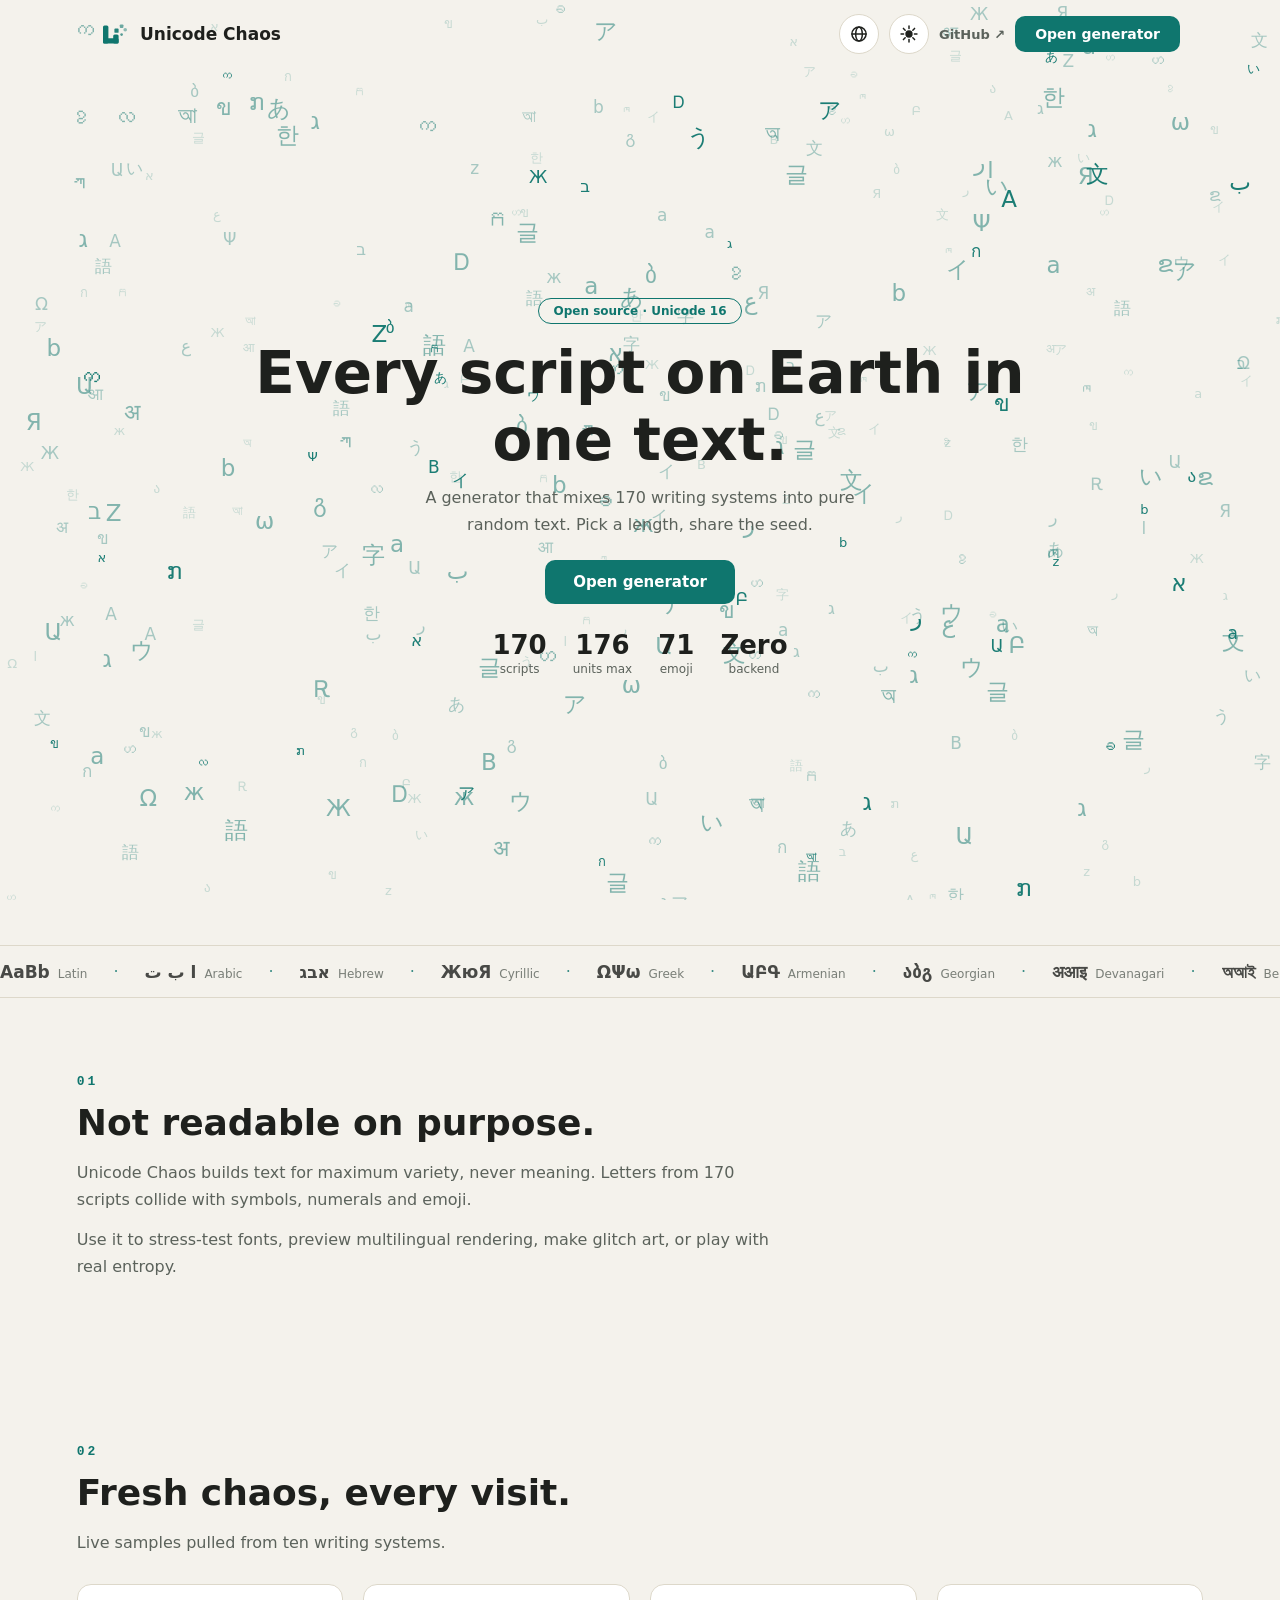
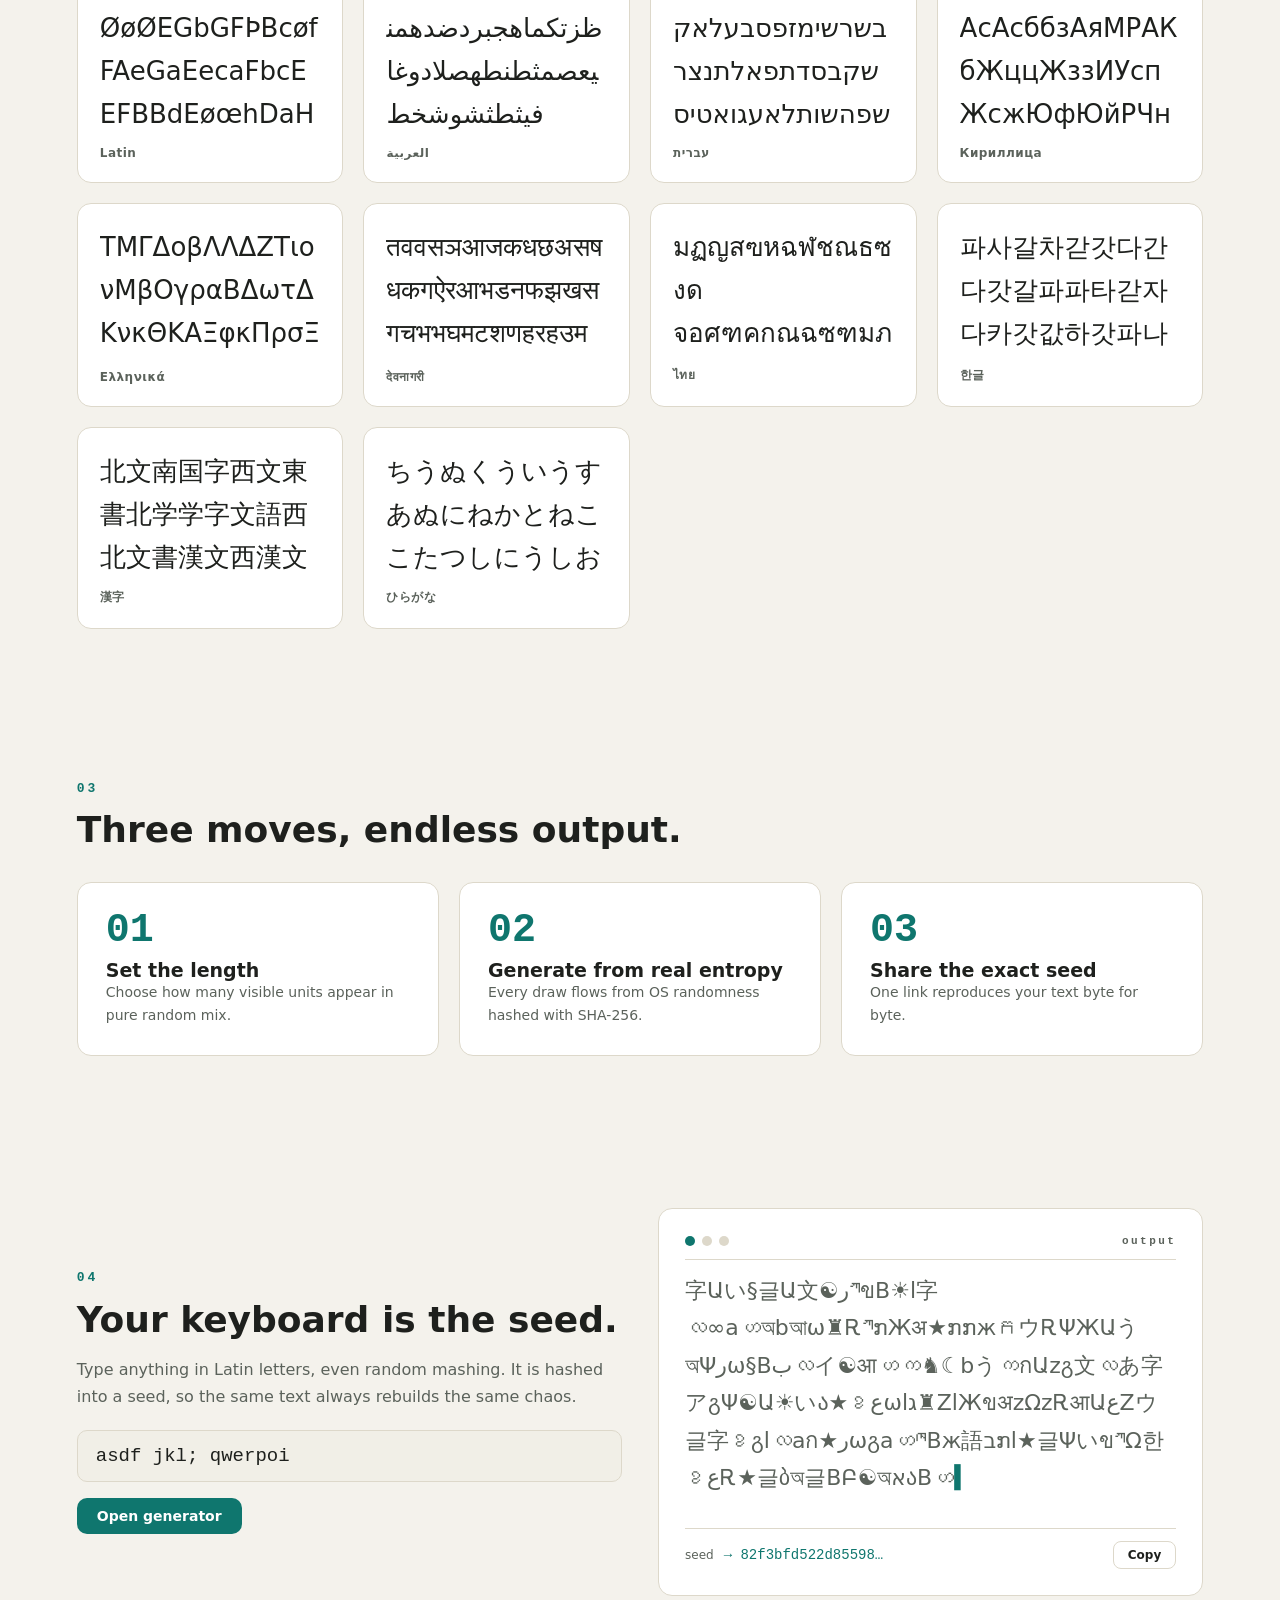
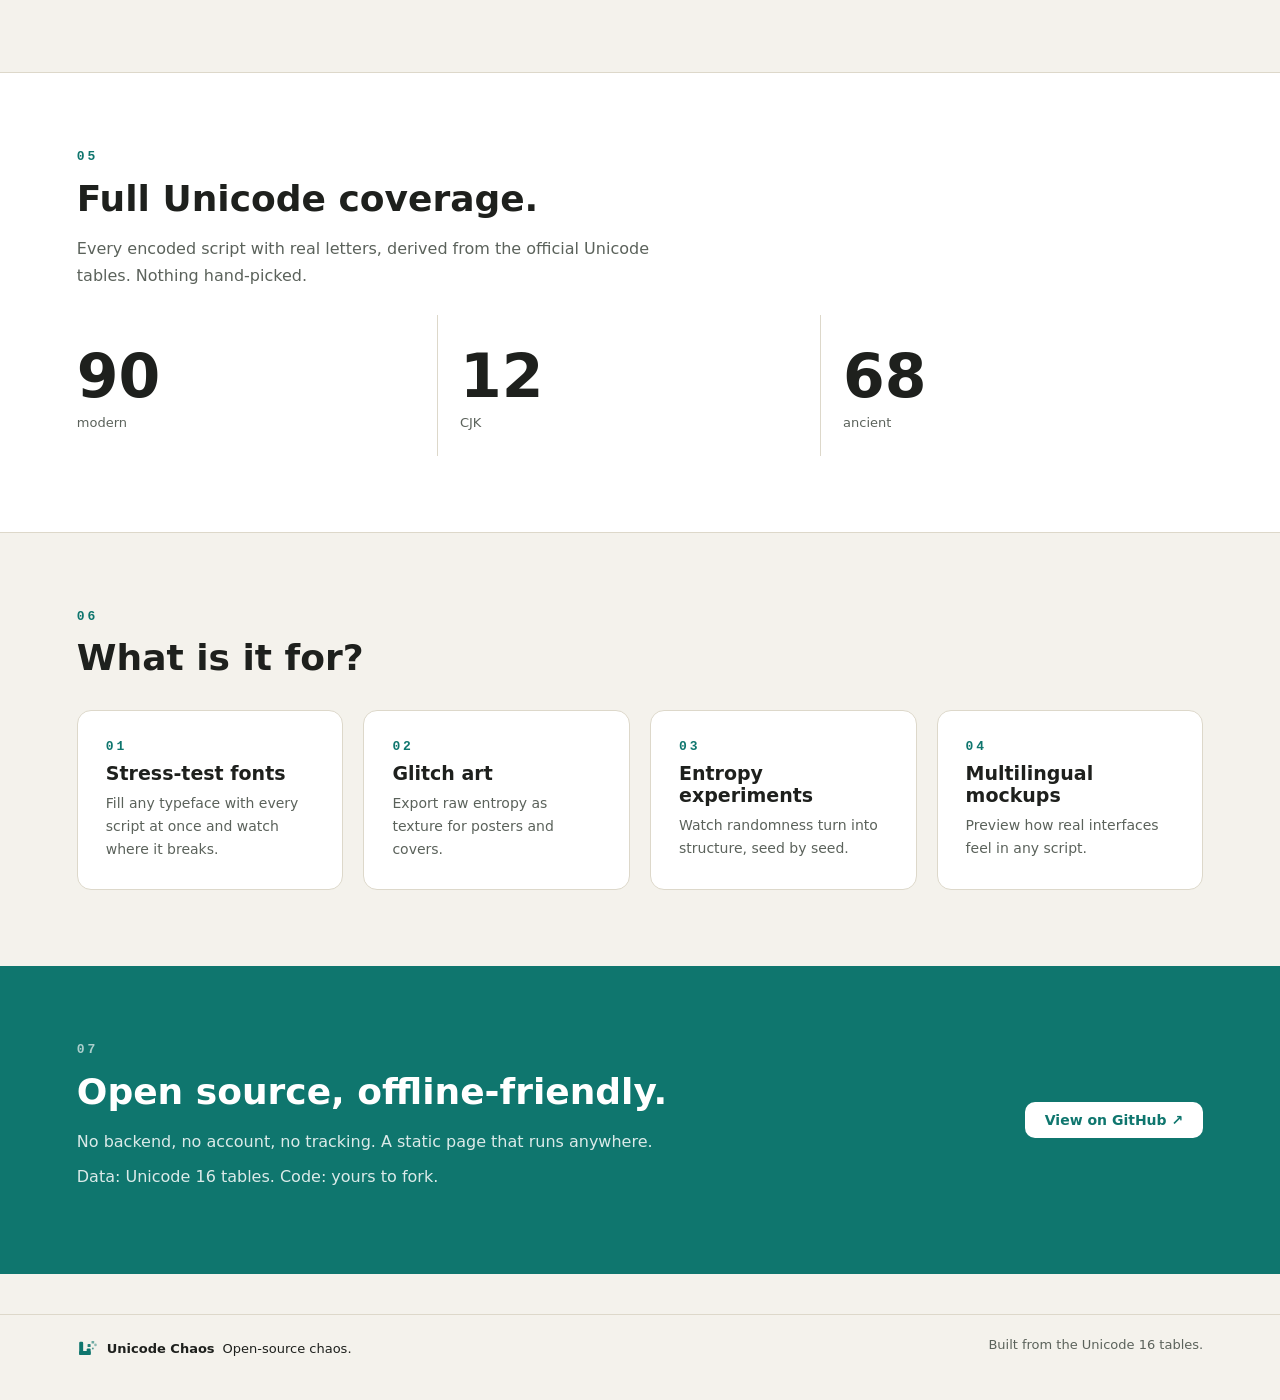
<file: index.html>
<!DOCTYPE html>
<html lang="en" dir="ltr" data-theme="dark">
<head>
<meta charset="UTF-8" />
<meta name="viewport" content="width=device-width, initial-scale=1.0, viewport-fit=cover" />
<meta name="color-scheme" content="dark light" />
<meta name="description" content="Unicode Chaos — mix 170 writing systems into pure random text." />
<title>Unicode Chaos</title>
<script>
try {
  var _l = new URLSearchParams(location.search).get('lang') || localStorage.getItem('chaos-lang')
    || ((navigator.language || 'en').toLowerCase().indexOf('ar') === 0 ? 'ar' : 'en');
  if (_l !== 'ar') _l = 'en';
  document.documentElement.lang = _l;
  document.documentElement.dir = _l === 'ar' ? 'rtl' : 'ltr';
  var _t = localStorage.getItem('chaos-theme');
  if (_t !== 'dark' && _t !== 'light') _t = (matchMedia('(prefers-color-scheme: light)').matches) ? 'light' : 'dark';
  document.documentElement.dataset.theme = _t;
} catch (e) {}
</script>
<link rel="icon" href="favicon.svg" type="image/svg+xml" />
<link rel="icon" href="favicon-32.png" sizes="32x32" type="image/png" />
<link rel="apple-touch-icon" href="apple-touch-icon.png" />
<meta name="theme-color" content="#101210" />
<link rel="stylesheet" href="landing.css" />
</head>
<body>
<header class="nav">
  <a class="navbrand" href="index.html">
    <img class="logo-for-dark" src="favicon.svg" alt="" width="30" height="30" /><img class="logo-for-light" src="favicon-dark.svg" alt="" width="30" height="30" />
    <span>Unicode Chaos</span>
  </a>
  <nav class="navactions" aria-label="primary">
    <div class="langwrap">
      <button id="langToggle" class="iconbtn" type="button" data-i18n-aria="language" aria-label="Language" aria-haspopup="menu" aria-expanded="false">
        <svg viewBox="0 0 24 24" aria-hidden="true" fill="none" stroke="currentColor" stroke-width="1.8"><circle cx="12" cy="12" r="8.5"/><ellipse cx="12" cy="12" rx="4" ry="8.5"/><line x1="3.5" y1="12" x2="20.5" y2="12" stroke-linecap="round"/></svg>
      </button>
      <div id="langMenu" class="langmenu" role="menu" hidden>
        <button type="button" role="menuitemradio" data-lang="ar"><b>العربية</b><span>Arabic · right-to-left</span></button>
        <button type="button" role="menuitemradio" data-lang="en"><b>English</b><span>الإنجليزية · left-to-right</span></button>
      </div>
    </div>
    <button id="theme" type="button" data-i18n-aria="theme" aria-label="Dark / light">
      <svg class="ic-moon" viewBox="0 0 24 24" aria-hidden="true"><defs><mask id="mcut"><rect width="24" height="24" fill="#fff"/><circle cx="17.5" cy="7.5" r="6.5" fill="#000"/></mask></defs><circle cx="12" cy="12" r="8" fill="currentColor" mask="url(#mcut)"/></svg>
      <svg class="ic-sun" viewBox="0 0 24 24" aria-hidden="true"><circle cx="12" cy="12" r="4.4" fill="currentColor"/><g stroke="currentColor" stroke-width="1.8" stroke-linecap="round"><line x1="12" y1="2.5" x2="12" y2="5.5"/><line x1="12" y1="18.5" x2="12" y2="21.5"/><line x1="2.5" y1="12" x2="5.5" y2="12"/><line x1="18.5" y1="12" x2="21.5" y2="12"/><line x1="5.3" y1="5.3" x2="7.4" y2="7.4"/><line x1="16.6" y1="16.6" x2="18.7" y2="18.7"/><line x1="5.3" y1="18.7" x2="7.4" y2="16.6"/><line x1="16.6" y1="7.4" x2="18.7" y2="5.3"/></g></svg>
    </button>
    <a id="ghNav" class="ghlink" href="https://github.com/" target="_blank" rel="noopener">GitHub <span aria-hidden="true">↗</span></a>
    <a class="cta" href="generator.html" data-keeplang data-i18n="navCta">Open generator</a>
  </nav>
</header>

<main>
  <section class="hero">
    <div class="herotext">
      <p class="badge" data-i18n="heroBadge">Open source · Unicode 16</p>
      <h1 data-i18n="heroH1">Every script on Earth in one text.</h1>
      <p class="sub" data-i18n="heroSub">A generator that mixes 170 writing systems into pure random text. Pick a length, share the seed.</p>
      <div class="herobtns">
        <a class="cta big-cta" href="generator.html" data-keeplang data-i18n="navCta">Open generator</a>
        <a class="ghost" href="#how" data-i18n="howLink">How it works</a>
      </div>
      <dl class="stats">
        <div><dt data-count="170">0</dt><dd data-i18n="stScripts">scripts</dd></div>
        <div><dt data-count="176">0</dt><dd data-i18n="stUnits">units max</dd></div>
        <div><dt data-count="71">0</dt><dd data-i18n="stEmoji">emoji</dd></div>
        <div><dt data-static="stZero">–</dt><dd data-i18n="stBackend">backend</dd></div>
      </dl>
    </div>
    <div class="livepanel" aria-hidden="true">
      <div class="livetop"><span class="livedot"></span><span data-i18n="liveTag">Live chaos</span><code id="ticker">…</code></div>
      <canvas id="chaos"></canvas>
    </div>
  </section>

  <section class="marquee" data-i18n-aria="marqueeLabel" aria-label="marquee">
    <div class="track" id="mtrack"></div>
  </section>

  <section class="what">
    <h2 data-i18n="whatH">Not readable on purpose.</h2>
    <p data-i18n="whatP1">Unicode Chaos builds text for maximum variety, never meaning. Letters from 170 scripts collide with symbols, numerals and emoji.</p>
    <p data-i18n="whatP2">Use it to stress-test fonts, preview multilingual rendering, make glitch art, or play with real entropy.</p>
  </section>

  <section class="specimens">
    <h2 data-i18n="specH">Fresh chaos, every visit.</h2>
    <p class="specsub" data-i18n="specP">Live samples pulled from twelve writing systems.</p>
    <div class="specgrid" id="specgrid">
      <article class="spec"><p data-pool="lat" dir="ltr">AaBbCcDdEe</p><span>Latin</span></article>
      <article class="spec"><p data-pool="ara">ا ب ت ث ج ح</p><span>العربية</span></article>
      <article class="spec"><p data-pool="heb">אבגדהוזח</p><span>עברית</span></article>
      <article class="spec"><p data-pool="cyr">АбВгДжЖз</p><span>Кириллица</span></article>
      <article class="spec"><p data-pool="ell">ΑαΒβΓγΔδ</p><span>Ελληνικά</span></article>
      <article class="spec"><p data-pool="dev">अआइईउऊ</p><span>देवनागरी</span></article>
      <article class="spec"><p data-pool="tha">กขฃคฅฆง</p><span>ไทย</span></article>
      <article class="spec"><p data-pool="kor">가나다라마</p><span>한글</span></article>
      <article class="spec"><p data-pool="han">文語字漢字</p><span>漢字</span></article>
      <article class="spec"><p data-pool="hir">あいうえお</p><span>ひらがな</span></article>
    </div>
  </section>
  <p class="spec-simple" aria-hidden="true" dir="ltr">Aa ا ب ت אבג ЖюЯ ΩΨ 文あ한 ★☾</p>

  <section class="steps" id="how">
    <h2 data-i18n="stepsH">Three moves, endless output.</h2>
    <ol>
      <li><span class="idx">01</span><div><h3 data-i18n="s1h">Set the length</h3><p data-i18n="s1p">Choose how many visible units appear in pure random mix.</p></div></li>
      <li><span class="idx">02</span><div><h3 data-i18n="s2h">Generate from real entropy</h3><p data-i18n="s2p">Every draw flows from OS randomness hashed with SHA-256.</p></div></li>
      <li><span class="idx">03</span><div><h3 data-i18n="s3h">Share the exact seed</h3><p data-i18n="s3p">One link reproduces your text byte for byte.</p></div></li>
    </ol>
  </section>

  <section class="seedsec">
    <div>
      <h2 data-i18n="seedH">Your keyboard is the seed.</h2>
      <p data-i18n="seedP">Type anything in Latin letters, even random mashing. It is hashed into a seed, so the same text always rebuilds the same chaos.</p>
      <input id="labIn" class="labIn" type="text" dir="ltr" value="asdf jkl; qwerpoi" maxlength="120" autocomplete="off" spellcheck="false" data-i18n-ph="labPh" data-i18n-aria="labPh" aria-label="Seed text" placeholder="Type anything…" />
      <a class="cta" href="generator.html" data-keeplang data-i18n="navCta">Open generator</a>
    </div>
    <div class="labOut">
      <div class="labChrome" aria-hidden="true"><i></i><i></i><i></i><span data-i18n="labOut">output</span></div>
      <p class="labTxt" id="labTxt" dir="ltr">…</p>
      <div class="labRow"><span data-i18n="labSeed">seed</span><code id="seedDemo">…</code><button id="labCopy" class="labCopy" type="button" data-i18n="copy">Copy</button></div>
    </div>
  </section>

  <section class="cover">
    <h2 data-i18n="coverH">Full Unicode coverage.</h2>
    <p data-i18n="coverP">Every encoded script with real letters, derived from the official Unicode tables. Nothing hand-picked.</p>
    <div class="coverNums">
      <div><b data-count="90">0</b><span data-i18n="covModern">modern</span></div>
      <div><b data-count="12">0</b><span data-i18n="covCjk">CJK</span></div>
      <div><b data-count="68">0</b><span data-i18n="covAncient">ancient</span></div>
    </div>
  </section>

  <section class="uses">
    <h2 data-i18n="usesH">What is it for?</h2>
    <div class="usegrid">
      <article><span class="uidx">01</span><h3 data-i18n="u1h">Stress-test fonts</h3><p data-i18n="u1p">Fill any typeface with every script at once and watch where it breaks.</p></article>
      <article><span class="uidx">02</span><h3 data-i18n="u2h">Glitch art</h3><p data-i18n="u2p">Export raw entropy as texture for posters and covers.</p></article>
      <article><span class="uidx">03</span><h3 data-i18n="u3h">Entropy experiments</h3><p data-i18n="u3p">Watch randomness turn into structure, seed by seed.</p></article>
      <article><span class="uidx">04</span><h3 data-i18n="u4h">Multilingual mockups</h3><p data-i18n="u4p">Preview how real interfaces feel in any script.</p></article>
    </div>
  </section>

  <section class="project" id="project">
    <div>
      <h2 data-i18n="projH">Open source, offline-friendly.</h2>
      <p data-i18n="projP1">No backend, no account, no tracking. A static page that runs anywhere.</p>
      <p data-i18n="projP2">Data: Unicode 16 tables. Code: yours to fork.</p>
    </div>
    <a id="ghBtn" class="cta" href="https://github.com/" target="_blank" rel="noopener"><span data-i18n="github">View on GitHub</span> <span aria-hidden="true">↗</span></a>
  </section>
</main>

<footer>
  <div class="fbrand"><img class="logo-for-dark" src="favicon.svg" alt="" width="22" height="22" /><img class="logo-for-light" src="favicon-dark.svg" alt="" width="22" height="22" /><b>Unicode Chaos</b><span data-i18n="footTag">Open-source chaos.</span></div>
  <p data-i18n="footSrc">Built from the Unicode 16 tables.</p>
</footer>

<script src="js/site.js"></script>
<script src="js/entropy.js"></script>
<script src="js/landing.js"></script>
</body>
</html>
</file>
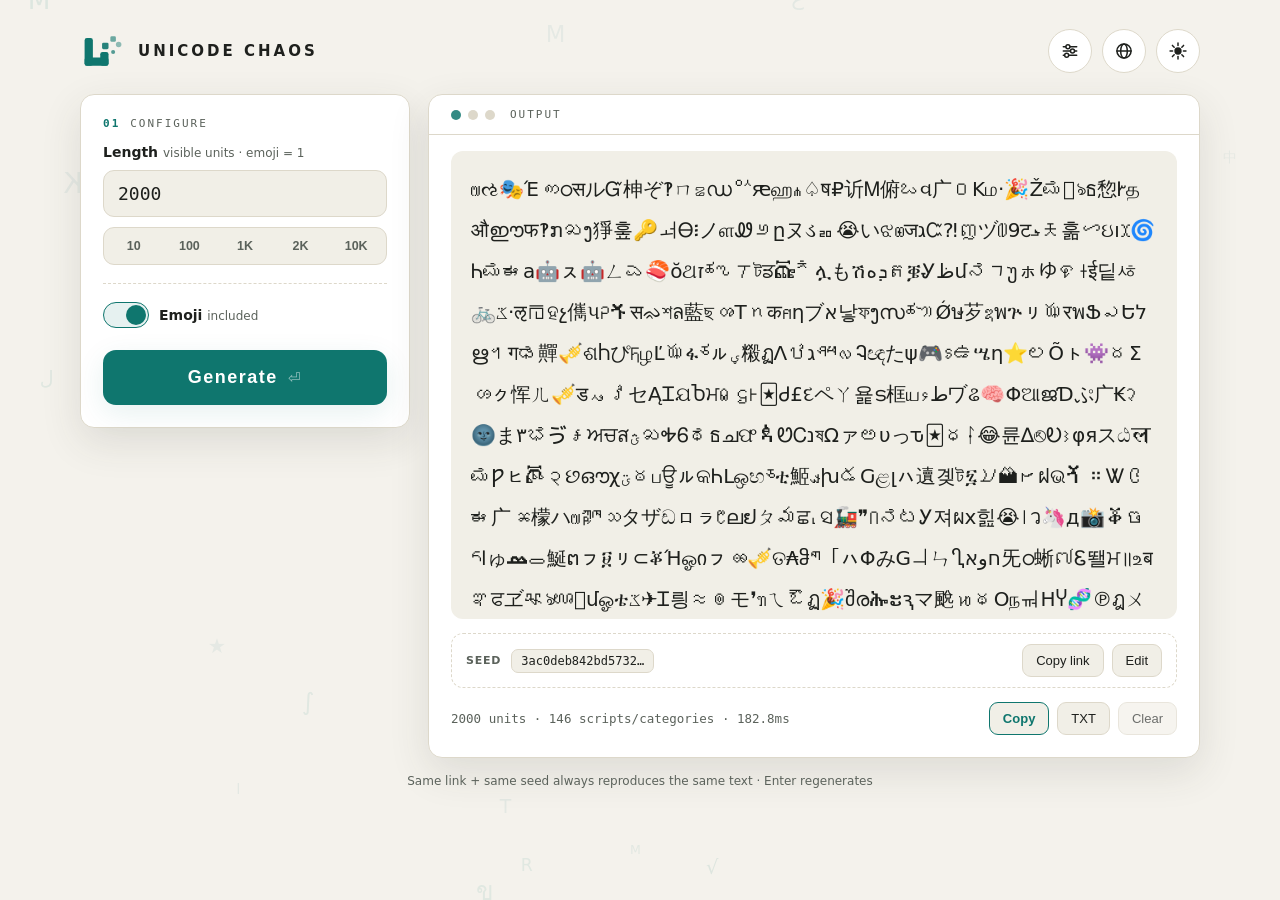
<file: generator.html>
<!DOCTYPE html>
<html lang="en" dir="ltr" data-theme="dark">
<head>
<meta charset="UTF-8" />
<meta name="viewport" content="width=device-width, initial-scale=1.0, viewport-fit=cover" />
<meta name="color-scheme" content="dark light" />
<title>Unicode Chaos</title>
<script>
try {
  var _l = new URLSearchParams(location.search).get('lang') || localStorage.getItem('chaos-lang')
    || ((navigator.language || 'en').toLowerCase().indexOf('ar') === 0 ? 'ar' : 'en');
  if (_l !== 'ar') _l = 'en';
  document.documentElement.lang = _l;
  document.documentElement.dir = _l === 'ar' ? 'rtl' : 'ltr';
  var _t = localStorage.getItem('chaos-theme');
  if (_t !== 'dark' && _t !== 'light') _t = (matchMedia('(prefers-color-scheme: light)').matches) ? 'light' : 'dark';
  document.documentElement.dataset.theme = _t;
} catch (e) {}
</script>
<link rel="icon" href="favicon.svg" type="image/svg+xml" />
<link rel="icon" href="favicon-32.png" sizes="32x32" type="image/png" />
<link rel="apple-touch-icon" href="apple-touch-icon.png" />
<meta name="theme-color" content="#101210" />
<link rel="stylesheet" href="style.css" />
</head>
<body>
<canvas id="genbg" aria-hidden="true"></canvas>

<main class="console">
  <header class="chead">
    <a class="brandmark" href="index.html" data-keeplang data-i18n-aria="home" aria-label="Back to start"><img class="logo-for-dark" src="favicon.svg" alt="Unicode Chaos" width="46" height="46" /><img class="logo-for-light" src="favicon-dark.svg" alt="" width="46" height="46" /><span class="wordmark" aria-hidden="true">Unicode Chaos</span></a>
    <div class="top-actions">
      <button id="advBtn" class="iconbtn" type="button" data-i18n-aria="advanced" aria-label="Advanced settings" aria-haspopup="dialog">
        <svg viewBox="0 0 24 24" aria-hidden="true"><g stroke="currentColor" stroke-width="1.8" stroke-linecap="round"><line x1="4" y1="7" x2="20" y2="7"/><line x1="4" y1="12" x2="20" y2="12"/><line x1="4" y1="17" x2="20" y2="17"/></g><g fill="var(--card)" stroke="currentColor" stroke-width="1.8"><circle cx="9.5" cy="7" r="2.4"/><circle cx="15" cy="12" r="2.4"/><circle cx="8" cy="17" r="2.4"/></g></svg>
        <span class="dot" id="advDot" hidden></span>
      </button>
      <div class="langwrap">
        <button id="langToggle" class="iconbtn" type="button" data-i18n-aria="language" aria-label="Language" aria-haspopup="menu" aria-expanded="false">
          <svg viewBox="0 0 24 24" aria-hidden="true" fill="none" stroke="currentColor" stroke-width="1.8"><circle cx="12" cy="12" r="8.5"/><ellipse cx="12" cy="12" rx="4" ry="8.5"/><line x1="3.5" y1="12" x2="20.5" y2="12" stroke-linecap="round"/></svg>
        </button>
        <div id="langMenu" class="langmenu" role="menu" hidden>
          <button type="button" role="menuitemradio" data-lang="ar"><b>العربية</b><span>Arabic · right-to-left</span></button>
          <button type="button" role="menuitemradio" data-lang="en"><b>English</b><span>الإنجليزية · left-to-right</span></button>
        </div>
      </div>
      <button id="theme" type="button" data-i18n-aria="theme" aria-label="Dark / light">
        <svg class="ic-moon" viewBox="0 0 24 24" aria-hidden="true"><defs><mask id="mcut"><rect width="24" height="24" fill="#fff"/><circle cx="17.5" cy="7.5" r="6.5" fill="#000"/></mask></defs><circle cx="12" cy="12" r="8" fill="currentColor" mask="url(#mcut)"/></svg>
        <svg class="ic-sun" viewBox="0 0 24 24" aria-hidden="true"><circle cx="12" cy="12" r="4.4" fill="currentColor"/><g stroke="currentColor" stroke-width="1.8" stroke-linecap="round"><line x1="12" y1="2.5" x2="12" y2="5.5"/><line x1="12" y1="18.5" x2="12" y2="21.5"/><line x1="2.5" y1="12" x2="5.5" y2="12"/><line x1="18.5" y1="12" x2="21.5" y2="12"/><line x1="5.3" y1="5.3" x2="7.4" y2="7.4"/><line x1="16.6" y1="16.6" x2="18.7" y2="18.7"/><line x1="5.3" y1="18.7" x2="7.4" y2="16.6"/><line x1="16.6" y1="7.4" x2="18.7" y2="5.3"/></g></svg>
      </button>
    </div>
  </header>

  <div class="deck">
    <section class="panel ctl">
      <p class="eyebrow"><span data-i18n="ctlTitle">Configure</span></p>
      <label class="row-label" for="len"><span data-i18n="length">Length</span> <span class="hint" data-i18n="lenHint">visible units · emoji = 1</span></label>
      <div class="row lenrow">
        <input id="len" type="number" value="2000" min="1" max="100000" />
        <div class="presets">
          <button data-preset="10">10</button>
          <button data-preset="100">100</button>
          <button data-preset="1000">1K</button>
          <button data-preset="2000">2K</button>
          <button data-preset="10000">10K</button>
        </div>
      </div>
      <hr class="rule" aria-hidden="true" />
      <div class="row switchrow">
        <input type="checkbox" id="emojiToggle" class="switch" checked />
        <label for="emojiToggle" class="switchlabel"><span data-i18n="emoji">Emoji</span> <span id="emojiState" class="hint">included</span></label>
      </div>
      <button id="generate" class="big" data-i18n="generate">Generate</button>
    </section>

    <section class="panel stage">
      <div class="chrome" aria-hidden="true">
        <span class="cdot"></span><span class="cdot"></span><span class="cdot"></span>
        <span class="ctitle" data-i18n="outTitle">Output</span>
      </div>
      <div id="output" class="output" aria-live="polite" title="Click to select all" tabindex="0"></div>
      <div class="seedrow ticket">
        <span class="seedlabel" data-i18n="seed">seed</span>
        <code id="seed">—</code>
        <span class="ticketbtns">
          <button id="share" data-i18n="share">Copy link</button>
          <button id="seedEdit" class="mini" data-i18n="edit">Edit</button>
        </span>
      </div>
      <div class="seededit" id="seedEditRow" hidden>
        <input id="customSeed" type="text" dir="ltr" autocomplete="off" autocapitalize="off" spellcheck="false" data-i18n-ph="seedPh" placeholder="Type anything — even keyboard mashing…" maxlength="200" />
        <button id="seedApply" class="mini" data-i18n="apply">Use</button>
        <button id="seedRandom" class="mini" data-i18n="random">Random</button>
        <code id="seedHash">—</code>
      </div>
      <p class="hint seedhint" id="seedHint" data-i18n="seedHint" hidden>Latin letters only · same text gives same output</p>
      <div class="foot">
        <span id="stats"></span>
        <div class="actions">
          <button id="copy" data-i18n="copy">Copy</button>
          <button id="download">TXT</button>
          <button id="clear" class="ghost" data-i18n="clear">Clear</button>
        </div>
      </div>
    </section>
  </div>

  <p class="tiny" data-i18n="tiny">Same link + same seed always reproduces the same text · Enter regenerates</p>
</main>

<div class="modalback" id="advModal" hidden>
  <div class="modal" role="dialog" aria-modal="true" aria-labelledby="advTitle">
    <div class="mhead">
      <h2 id="advTitle" data-i18n="advanced">Advanced — choose scripts &amp; categories</h2>
      <button id="advClose" class="iconbtn" type="button" data-i18n-aria="close" aria-label="Close">
        <svg viewBox="0 0 24 24" aria-hidden="true"><g stroke="currentColor" stroke-width="2" stroke-linecap="round"><line x1="6" y1="6" x2="18" y2="18"/><line x1="18" y1="6" x2="6" y2="18"/></g></svg>
      </button>
    </div>
    <input id="scriptFilter" type="search" data-i18n-ph="filterPh" placeholder="Filter scripts…" aria-label="Filter scripts" autocomplete="off" />
    <div id="catList" class="catlist"></div>
    <div id="scriptGroups"></div>
    <div class="advfoot">
      <span id="selCount" class="hint"></span>
      <span class="advbtns"><button id="selAll" type="button" data-i18n="all">All</button><button id="selNone" type="button" data-i18n="none">None</button></span>
    </div>
  </div>
</div>

<script src="js/fallback-data.js"></script>
<script src="js/entropy.js"></script>
<script src="js/random.js"></script>
<script src="js/unicode.js"></script>
<script src="js/generator.js"></script>
<script src="js/site.js"></script>
<script src="js/app.js"></script>
<script src="js/genbg.js"></script>
</body>
</html>
</file>
<file: landing.css>
/* Landing tokens mirror the generator theme: warm neutrals + one teal accent. */
:root { --radius: 14px; }
[data-theme="dark"] {
  --bg: #101210; --card: #181b18; --panel: #1e221e; --field: #121412;
  --line: #2c332c; --txt: #eceee8; --mut: #9aa39a;
  --acc: #7dd3c0; --acc-ink: #0c1f1a; --acc-soft: rgba(125, 211, 192, .12);
  --chaos-ink: 125, 211, 192;
  --shadow: 0 18px 50px rgba(0, 0, 0, .45);
}
[data-theme="light"] {
  --bg: #f4f2ec; --card: #ffffff; --panel: #f8f7f2; --field: #f1efe7;
  --line: #ddd8ca; --txt: #1e201d; --mut: #5b625b;
  --acc: #0f766e; --acc-ink: #ffffff; --acc-soft: rgba(15, 118, 110, .1);
  --chaos-ink: 15, 118, 110;
  --shadow: 0 14px 40px rgba(60, 60, 50, .12);
}
* { box-sizing: border-box; }
html { -webkit-text-size-adjust: 100%; }
body {
  margin: 0; min-height: 100vh; min-height: 100svh; color: var(--txt); background: var(--bg);
  font-family: system-ui, "Segoe UI", Tahoma, Arial, sans-serif;
  padding-top: env(safe-area-inset-top);
  overflow-x: clip;
  transition: background .25s, color .25s;
}
[dir="rtl"] body { letter-spacing: 0; }

/* ---- top bar: single line, compact ---- */
.nav {
  display: flex; align-items: center; justify-content: space-between; gap: 12px;
  max-width: 1120px; margin: 0 auto;
  padding: 14px max(20px, env(safe-area-inset-right)) max(14px, env(safe-area-inset-bottom)) max(20px, env(safe-area-inset-left));
  min-height: 64px;
}
.navbrand { display: flex; align-items: center; gap: 10px; text-decoration: none; color: var(--txt); font-weight: 800; font-size: 17px; flex: 1 1 auto; min-width: 0; }
/* theme logos: light mark on dark bg, dark mark on light bg (same design) */
[data-theme="dark"] .logo-for-light { display: none; }
[data-theme="light"] .logo-for-dark { display: none; }
.navbrand span { white-space: nowrap; overflow: hidden; text-overflow: ellipsis; }
.navactions { display: flex; align-items: center; gap: 10px; flex: none; }
.langbtn {
  background: var(--card); color: var(--txt); border: 1px solid var(--line);
  border-radius: 9px; padding: 8px 14px; cursor: pointer; font-size: 13px; font-weight: 700;
  transition: border-color .15s, transform .1s;
}
.langbtn:hover { border-color: var(--acc); }
.langbtn:active { transform: scale(.95); }
/* round icon buttons + language menu */
.iconbtn {
  position: relative; flex: none; width: 40px; height: 40px; border-radius: 50%;
  border: 1px solid var(--line); background: var(--card); color: var(--txt);
  cursor: pointer; display: inline-flex; align-items: center; justify-content: center;
  transition: border-color .15s, transform .1s;
}
.iconbtn:hover { border-color: var(--acc); }
.iconbtn:active { transform: scale(.93); }
.iconbtn svg { width: 20px; height: 20px; }
.langwrap { position: relative; }
.langmenu {
  position: absolute; top: calc(100% + 8px); inset-inline-end: 0; z-index: 40;
  min-width: 230px; background: var(--card); border: 1px solid var(--line);
  border-radius: 12px; box-shadow: var(--shadow); padding: 6px;
}
.langmenu[hidden] { display: none; }
.langmenu button {
  display: flex; flex-direction: column; gap: 2px; width: 100%; text-align: start;
  background: none; border: 0; border-radius: 8px; padding: 9px 12px; cursor: pointer;
  color: var(--txt); font-size: 14px;
}
.langmenu button:hover { background: var(--acc-soft); }
.langmenu button b { font-weight: 800; }
.langmenu button span { color: var(--mut); font-size: 12px; }
.langmenu button[aria-checked="true"] b::after { content: " ✓"; color: var(--acc); }
#theme {
  flex: none; width: 40px; height: 40px; border-radius: 50%;
  border: 1px solid var(--line); background: var(--card); color: var(--txt);
  cursor: pointer; display: inline-flex; align-items: center; justify-content: center;
  transition: border-color .15s, transform .1s;
}
#theme:hover { border-color: var(--acc); }
#theme:active { transform: scale(.93); }
#theme svg { width: 20px; height: 20px; }
[data-theme="dark"] .ic-sun { display: none; }
[data-theme="light"] .ic-moon { display: none; }
.ghlink { color: var(--mut); text-decoration: none; font-size: 13px; font-weight: 700; white-space: nowrap; }
.ghlink:hover { color: var(--txt); }
.cta {
  background: var(--acc); color: var(--acc-ink); text-decoration: none;
  border-radius: 10px; padding: 10px 20px; font-weight: 800; font-size: 14px; white-space: nowrap;
  transition: filter .15s, transform .08s; display: inline-block;
}
.cta:hover { filter: brightness(1.06); }
.cta:active { transform: scale(.98); }
.ghost {
  color: var(--txt); text-decoration: none; font-weight: 700; font-size: 14px;
  border: 1px solid var(--line); border-radius: 10px; padding: 10px 20px; white-space: nowrap;
}
.ghost:hover { border-color: var(--acc); }

/* full-width canvas: lower sections span the whole page like hero + strip —
   ruled rows/bands run edge to edge (fluid side breathing only), text keeps
   readable measures via max-width on paragraphs */
main { max-width: none; margin: 0 auto; padding: 0 max(clamp(20px, 6vw, 96px), env(safe-area-inset-right)) 40px max(clamp(20px, 6vw, 96px), env(safe-area-inset-left)); }
footer {
  max-width: none; margin: 0 auto;
  padding: 22px max(clamp(20px, 6vw, 96px), env(safe-area-inset-right)) max(40px, env(safe-area-inset-bottom)) max(clamp(20px, 6vw, 96px), env(safe-area-inset-left));
  border-top: 1px solid var(--line); color: var(--mut); font-size: 13px;
  display: flex; justify-content: space-between; gap: 12px; flex-wrap: wrap;
}

/* ---- hero: asymmetric split, fits first viewport ---- */
.hero {
  display: grid; grid-template-columns: 1.1fr .9fr; gap: 36px; align-items: center;
  padding: 36px 0 30px;
  min-height: calc(100vh - 64px - 40px);
  min-height: calc(100dvh - 64px - 40px);
}
/* hold-mode feedback: cursor tells the speed, text can't select mid-hold */
.hero.hold-slow, .hero.hold-fast { user-select: none; -webkit-user-select: none; }
.hero.hold-slow { cursor: crosshair; }
.hero.hold-fast { cursor: s-resize; }
.badge {
  display: inline-block; font-size: 12px; font-weight: 800;
  border: 1px solid var(--acc); color: var(--acc); border-radius: 20px; padding: 5px 14px;
  margin: 0 0 16px;
}
.hero h1 { margin: 0 0 12px; font-size: clamp(34px, 5vw, 58px); line-height: 1.15; font-weight: 800; }
.hero .sub { margin: 0 0 22px; color: var(--mut); font-size: 16px; line-height: 1.65; max-width: 46ch; }
.herobtns { display: flex; gap: 10px; flex-wrap: wrap; margin-bottom: 26px; }
.big-cta { padding: 13px 28px; font-size: 15px; }
.stats { display: flex; gap: 26px; margin: 0; flex-wrap: wrap; }
.stats div { display: flex; flex-direction: column; gap: 2px; }
.stats dt { font-size: 26px; font-weight: 800; font-variant-numeric: tabular-nums; }
.stats dd { margin: 0; color: var(--mut); font-size: 12px; }
.livepanel {
  border: 1px solid var(--line); border-radius: var(--radius); background: var(--card);
  box-shadow: var(--shadow); overflow: hidden; min-height: 380px; display: flex; flex-direction: column;
}
.livetop {
  display: flex; align-items: center; gap: 8px; padding: 10px 14px;
  border-bottom: 1px solid var(--line); font-size: 12px; color: var(--mut);
}
.livedot { width: 8px; height: 8px; border-radius: 50%; background: var(--acc); flex: none; }
#ticker { margin-inline-start: auto; font-family: ui-monospace, Menlo, Consolas, monospace; font-size: 11px; color: var(--acc); }
#chaos { flex: 1; width: 100%; min-height: 320px; display: block; background: var(--field); }

/* ---- one marquee for the whole page (full-bleed line, edge to edge) ---- */
/* thin strip only: exempt from section padding; breathing gap above separates
   it from the field so glyphs never mix with strip text */
.marquee { border-block: 1px solid var(--line); margin: clamp(24px, 5vh, 56px) calc(50% - 50vw) 0; padding: 0; width: 100vw; max-width: 100vw; overflow: hidden; direction: ltr; position: relative; z-index: 1; }
.track { display: inline-flex; align-items: center; gap: 26px; padding: 12px 0; white-space: nowrap; opacity: .8; animation: slide 90s linear infinite; }
.mitem b { font-size: 17px; font-weight: 700; margin-inline-end: 8px; }
.mitem i { font-style: normal; color: var(--mut); font-size: 12px; }
.mdot { color: var(--acc); }
@keyframes slide { to { transform: translateX(-50%); } }

/* ---- lower sections: one open ruled language, fully fluid (clamp/% only) ---- */
main { counter-reset: chaos-sec; }
section { padding: clamp(44px, 6vw, 76px) 0; }
/* auto section numerals 01–05: new orienting elements, no translation needed */
main > section:not(.hero):not(.marquee) h2::before {
  counter-increment: chaos-sec; content: "0" counter(chaos-sec);
  display: block; margin-bottom: 10px;
  font-family: ui-monospace, Menlo, Consolas, monospace;
  font-size: 13px; font-weight: 700; letter-spacing: .22em; color: var(--acc);
}
.what h2, .specimens h2, .steps h2, .seedsec h2, .cover h2, .uses h2, .project h2 {
  margin: 0 0 14px; font-size: clamp(24px, 3.4vw, 36px); font-weight: 800; line-height: 1.25;
}
.what p { margin: 0 0 12px; color: var(--mut); font-size: 16px; line-height: 1.7; max-width: 68ch; }
/* ---- specimens wall: live drifting samples from ten writing systems ---- */
.spec-simple { display: none; }
.specsub { color: var(--mut); line-height: 1.7; margin: 0 0 clamp(18px, 3vw, 28px); max-width: 62ch; }
.specgrid { display: grid; gap: clamp(12px, 2vw, 20px); grid-template-columns: repeat(auto-fit, minmax(min(220px, 100%), 1fr)); }
.spec {
  background: var(--card); border: 1px solid var(--line); border-radius: var(--radius);
  padding: clamp(16px, 2.2vw, 22px); min-height: 132px; display: flex; flex-direction: column; justify-content: space-between; gap: 10px;
  transition: border-color .2s, transform .2s;
}
.spec:hover { border-color: var(--acc); transform: translateY(-3px); }
.spec p { margin: 0; font-size: clamp(19px, 2.2vw, 26px); line-height: 1.65; max-height: calc(1.65em * 3); overflow: hidden; overflow-wrap: anywhere; animation: drift 9s ease-in-out infinite alternate; }
.spec:nth-child(odd) p { animation-direction: alternate-reverse; }
.spec:nth-child(3n) p { animation-duration: 12s; }
.spec:nth-child(3n+1) p { animation-duration: 7s; }
.spec:hover p { animation-play-state: paused; }
@keyframes drift { from { transform: translateX(-14px); } to { transform: translateX(14px); } }
.spec span { color: var(--mut); font-size: 12px; font-weight: 700; letter-spacing: .04em; }
/* ---- uses grid: same card language ---- */
.usegrid { display: grid; gap: clamp(12px, 2vw, 20px); grid-template-columns: repeat(auto-fit, minmax(min(260px, 100%), 1fr)); margin-top: clamp(20px, 3vw, 30px); }
.usegrid article {
  background: var(--card); border: 1px solid var(--line); border-radius: var(--radius);
  padding: clamp(20px, 2.6vw, 28px); display: flex; flex-direction: column; gap: 8px;
  transition: border-color .2s, transform .2s;
}
.usegrid article:hover { border-color: var(--acc); transform: translateY(-3px); }
.uidx { font-family: ui-monospace, Menlo, Consolas, monospace; color: var(--acc); font-size: 13px; font-weight: 700; letter-spacing: .22em; }
.usegrid h3 { margin: 0; font-size: clamp(16px, 1.8vw, 19px); }
.usegrid p { margin: 0; color: var(--mut); font-size: 14px; line-height: 1.65; }
.steps ol { list-style: none; margin: clamp(20px, 3vw, 30px) 0 0; padding: 0; display: grid; gap: clamp(12px, 2vw, 20px); grid-template-columns: repeat(auto-fit, minmax(min(260px, 100%), 1fr)); }
.steps li {
  background: var(--card); border: 1px solid var(--line); border-radius: var(--radius);
  padding: clamp(20px, 2.6vw, 28px); display: flex; flex-direction: column; gap: 8px;
  transition: border-color .2s, transform .2s;
}
.steps li:hover { border-color: var(--acc); transform: translateY(-3px); }
.idx { font-family: ui-monospace, Menlo, Consolas, monospace; color: var(--acc); font-size: clamp(26px, 3.4vw, 40px); font-weight: 700; font-variant-numeric: tabular-nums; line-height: 1; }
.steps h3 { margin: 0; font-size: clamp(16px, 1.8vw, 19px); }
.steps p { margin: 0; color: var(--mut); font-size: 14px; line-height: 1.65; }
.seedsec { display: grid; grid-template-columns: 1fr 1fr; gap: clamp(20px, 4vw, 36px); align-items: center; }
.seedsec p { color: var(--mut); line-height: 1.7; margin: 0 0 20px; max-width: 52ch; }
/* ---- live seed lab: type → SHA-256 → deterministic chaos ---- */
.labIn {
  width: 100%; margin: 0 0 16px; background: var(--field); color: var(--txt);
  border: 1px solid var(--line); border-radius: 10px; padding: 14px 18px;
  font-size: clamp(16px, 2vw, 19px); font-family: ui-monospace, Menlo, Consolas, monospace;
}
.labIn:focus { outline: none; border-color: var(--acc); }
.labOut {
  background: var(--card); border: 1px solid var(--line); border-radius: var(--radius);
  padding: clamp(18px, 2.6vw, 26px); display: flex; flex-direction: column; gap: 12px; min-width: 0;
}
.labChrome { display: flex; align-items: center; gap: 7px; padding-bottom: 12px; border-bottom: 1px solid var(--line); }
.labChrome i { width: 10px; height: 10px; border-radius: 50%; background: var(--line); flex: none; }
.labChrome i:first-child { background: var(--acc); }
.labChrome span { margin-inline-start: auto; font-family: ui-monospace, Menlo, Consolas, monospace; font-size: 11px; font-weight: 700; letter-spacing: .22em; color: var(--mut); }
.labTxt { margin: 0; font-size: clamp(17px, 2vw, 22px); line-height: 1.7; overflow-wrap: anywhere; min-height: calc(1.7em * 4); }
.labTxt::after { content: "▍"; color: var(--acc); animation: blink 1.1s steps(2, start) infinite; }
@keyframes blink { 50% { opacity: 0; } }
.labRow {
  display: flex; align-items: baseline; gap: 10px; flex-wrap: wrap;
  border-top: 1px solid var(--line); padding-top: 12px;
  font-size: 12px; color: var(--mut);
}
.labRow code { font-family: ui-monospace, Menlo, Consolas, monospace; font-size: 14px; color: var(--acc); direction: ltr; }
.labCopy {
  margin-inline-start: auto; background: none; color: var(--txt);
  border: 1px solid var(--line); border-radius: 8px; padding: 6px 14px;
  font-size: 12px; font-weight: 700; cursor: pointer; font-family: inherit;
  transition: border-color .15s;
}
.labCopy:hover { border-color: var(--acc); }
/* ---- coverage: full-bleed wash band, giant numerals ---- */
.cover {
  width: 100vw; max-width: 100vw; margin-inline: calc(50% - 50vw);
  background: var(--card); border-block: 1px solid var(--line);
  padding-inline-start: max(clamp(20px, 6vw, 96px), env(safe-area-inset-left));
  padding-inline-end: max(clamp(20px, 6vw, 96px), env(safe-area-inset-right));
}
.cover p { color: var(--mut); line-height: 1.7; margin: 0 0 clamp(18px, 3vw, 26px); max-width: 62ch; }
.coverNums { display: flex; }
.coverNums div { flex: 1; padding: clamp(16px, 2.6vw, 26px) clamp(10px, 2vw, 22px); display: flex; flex-direction: column; gap: 4px; }
.coverNums div:first-child { padding-inline-start: 0; }
.coverNums div + div { border-inline-start: 1px solid var(--line); }
.coverNums b { font-size: clamp(34px, 5vw, 60px); font-weight: 800; font-variant-numeric: tabular-nums; }
.coverNums span { color: var(--mut); font-size: 13px; }
/* ---- finale: full-bleed accent band, inverted ink ---- */
.project {
  width: 100vw; max-width: 100vw; margin-inline: calc(50% - 50vw);
  border: 0; border-radius: 0; background: var(--acc); color: var(--acc-ink);
  padding-inline-start: max(clamp(20px, 6vw, 96px), env(safe-area-inset-left));
  padding-inline-end: max(clamp(20px, 6vw, 96px), env(safe-area-inset-right));
  display: flex; gap: clamp(16px, 3vw, 28px); align-items: center; justify-content: space-between; flex-wrap: wrap;
}
.project h2 { margin-top: 0; }
/* chained selector to outrank the generic section-numeral rule on accent bg */
main > section:not(.hero):not(.marquee).project h2::before { color: var(--acc-ink); opacity: .65; }
.project p { color: var(--acc-ink); opacity: .85; line-height: 1.7; margin: 0 0 8px; max-width: 60ch; }
.project .cta { background: var(--acc-ink); color: var(--acc); }

.fbrand { display: flex; align-items: center; gap: 8px; color: var(--txt); }
footer p { margin: 0; }

@media (hover: none), (pointer: coarse) {
  .cta, .ghost, .iconbtn, #theme, .langmenu button { cursor: pointer; }
  .steps li:hover, .spec:hover, .usegrid article:hover { transform: none; }
}

/* ---- desktop (fine pointer): no chaos box — full-hero glyph field behind everything ---- */
@media (hover: hover) and (pointer: fine) {
  .nav { position: relative; z-index: 2; }
  .hero {
    grid-template-columns: 1fr; position: relative; overflow: hidden;
    width: 100vw; max-width: 100vw; margin-inline: calc(50% - 50vw);
    /* exact first slide: fills the viewport; breathing gap + strip below fold */
    min-height: 100svh; min-height: 100dvh;
  }
  .herotext { position: relative; z-index: 1; max-width: 840px; margin: 0 auto; text-align: center; }
  .herotext .sub { margin-inline: auto; }
  .herobtns { justify-content: center; }
  .herobtns .ghost { display: none; }
  .stats { justify-content: center; }
  .livepanel {
    position: absolute; inset: 0; z-index: 0; pointer-events: none;
    /* field ends exactly at the hero end; the gap below keeps strip text clean */
    border: 0; border-radius: 0; background: transparent; box-shadow: none; min-height: 0;
  }
  .livetop { display: none; }
  #chaos { min-height: 0; }
}

@media (max-width: 860px) {
  .hero { grid-template-columns: 1fr; min-height: 0; padding-top: 24px; }
  /* stable mobile panel: fixed height per breakpoint, isolated repaints —
     URL-bar/zoom churn never moves it (JS only follows real width changes) */
  .livepanel { min-height: 0; contain: layout paint; }
  #chaos { flex: none; height: 300px; min-height: 0; }
  /* mobile: specimens wall replaced by one calm static strip (no newspaper) */
  .specimens { display: none; }
  .spec-simple {
    display: block; margin: clamp(10px, 3vw, 18px) 0; padding: 12px 8px;
    border-block: 1px solid var(--line); text-align: center;
    font-size: 17px; letter-spacing: .3em; color: var(--mut);
    white-space: nowrap; overflow: hidden;
  }
  .seedsec { grid-template-columns: 1fr; }
  .ghlink { display: none; }
  input, select, textarea { font-size: 16px; }
}

@media (max-width: 560px) {
  .nav { padding-top: 10px; min-height: 56px; }
  .navactions { gap: 8px; }
  .iconbtn, #theme { width: 38px; height: 38px; }
  .stats { gap: 18px; }
  .stats dt { font-size: 22px; }
  .livepanel { min-height: 0; }
  #chaos { flex: none; height: 260px; min-height: 0; }
  .coverNums { flex-direction: column; }
  .coverNums div + div { border-inline-start: 0; border-block-start: 1px solid var(--line); }
}

@media (max-width: 400px) {
  .navactions .cta { display: none; }
  .navbrand span { font-size: 15px; }
  .herobtns .big-cta { padding: 12px 22px; font-size: 14px; }
  .hero h1 { font-size: 32px; }
  .coverNums b { font-size: 26px; }
}
@media (prefers-reduced-motion: reduce) {
  *, *::before, *::after { animation: none !important; transition: none !important; }
  .track { animation: none; flex-wrap: wrap; white-space: normal; }
}
</file>
<file: style.css>
/* Unicode Chaos Console — calm single-hue theme: warm neutrals + one teal accent. No rainbow gradients. */
:root {
  --radius: 14px;
}
[data-theme="dark"] {
  --bg: #101210;
  --card: #181b18;
  --panel: #1e221e;
  --field: #121412;
  --line: #2c332c;
  --txt: #eceee8;
  --mut: #9aa39a;
  --acc: #7dd3c0;
  --acc-ink: #0c1f1a;
  --acc-soft: rgba(125, 211, 192, .12);
  --shadow: 0 18px 50px rgba(0, 0, 0, .45);
}
[data-theme="light"] {
  --bg: #f4f2ec;
  --card: #ffffff;
  --panel: #f8f7f2;
  --field: #f1efe7;
  --line: #ddd8ca;
  --txt: #1e201d;
  --mut: #5b625b;
  --acc: #0f766e;
  --acc-ink: #ffffff;
  --acc-soft: rgba(15, 118, 110, .1);
  --shadow: 0 14px 40px rgba(60, 60, 50, .12);
}

* { box-sizing: border-box; }
html { -webkit-text-size-adjust: 100%; }
body {
  margin: 0; min-height: 100vh; min-height: 100svh; color: var(--txt); background: var(--bg);
  font-family: system-ui, "Segoe UI", Arial, sans-serif;
  display: flex; justify-content: center;
  padding: calc(28px + env(safe-area-inset-top)) max(14px, env(safe-area-inset-right)) calc(48px + env(safe-area-inset-bottom)) max(14px, env(safe-area-inset-left));
  transition: background .25s, color .25s;
}
/* drifting-glyph backdrop */
#genbg {
  position: fixed; inset: 0; z-index: 0; pointer-events: none;
}
.console { width: min(1120px, 100%); min-width: 0; position: relative; z-index: 1; }

/* header: logo + wordmark | actions */
.chead {
  display: flex; justify-content: space-between; align-items: center;
  gap: 12px; margin-bottom: 20px;
}
.brandmark {
  display: inline-flex; align-items: center; gap: 12px; line-height: 0;
  border-radius: 12px; text-decoration: none; color: var(--txt);
}
.brandmark img { width: 46px; height: 46px; display: block; }
.wordmark {
  font-size: 15px; font-weight: 800; letter-spacing: 3px; text-transform: uppercase;
  white-space: nowrap;
}
/* theme logos: light mark on dark bg, dark mark on light bg (same design) */
[data-theme="dark"] .logo-for-light { display: none; }
[data-theme="light"] .logo-for-dark { display: none; }
.top-actions { display: flex; align-items: center; gap: 10px; }

/* round top-bar icon buttons (settings / language / theme) */
.iconbtn {
  position: relative; flex: none; width: 44px; height: 44px; border-radius: 50%;
  border: 1px solid var(--line); background: var(--card); color: var(--txt);
  cursor: pointer; display: inline-flex; align-items: center; justify-content: center;
  transition: border-color .15s, transform .1s;
}
.iconbtn:hover { border-color: var(--acc); }
.iconbtn:active { transform: scale(.93); }
.iconbtn svg { width: 20px; height: 20px; }
.iconbtn .dot {
  position: absolute; top: 7px; inset-inline-end: 7px;
  width: 9px; height: 9px; border-radius: 50%; background: var(--acc);
}
#theme {
  flex: none; width: 44px; height: 44px; border-radius: 50%;
  border: 1px solid var(--line); background: var(--card); color: var(--txt);
  font-size: 19px; cursor: pointer; transition: border-color .15s, transform .1s;
  display: inline-flex; align-items: center; justify-content: center;
}
#theme:hover { border-color: var(--acc); }
#theme:active { transform: scale(.93); }
#theme svg { width: 20px; height: 20px; }
[data-theme="dark"] .ic-sun { display: none; }
[data-theme="light"] .ic-moon { display: none; }

/* language menu */
.langwrap { position: relative; }
.langmenu {
  position: absolute; top: calc(100% + 8px); inset-inline-end: 0; z-index: 40;
  min-width: 230px; background: var(--card); border: 1px solid var(--line);
  border-radius: 12px; box-shadow: var(--shadow); padding: 6px;
}
.langmenu button {
  display: flex; flex-direction: column; gap: 2px; width: 100%; text-align: start;
  background: none; border: 0; border-radius: 8px; padding: 9px 12px; cursor: pointer;
  color: var(--txt); font-size: 14px;
}
.langmenu button:hover { background: var(--acc-soft); }
.langmenu button b { font-weight: 800; }
.langmenu button span { color: var(--mut); font-size: 12px; }
.langmenu button[aria-checked="true"] b::after { content: " ✓"; color: var(--acc); }

/* console deck: controls | stage */
.deck {
  display: grid; grid-template-columns: 330px minmax(0, 1fr);
  gap: 18px; align-items: start; counter-reset: sec;
}
.deck > * { min-width: 0; }
.panel {
  background: var(--card); border: 1px solid var(--line); border-radius: var(--radius);
  padding: 22px; box-shadow: var(--shadow);
  transition: background .25s, border-color .25s;
}
/* numbered section eyebrows: 01 · Configure / 02 · Output */
.eyebrow {
  margin: 0 0 14px; font-family: ui-monospace, "SF Mono", Menlo, Consolas, monospace;
  font-size: 11px; letter-spacing: 2px; text-transform: uppercase; color: var(--mut);
}
.eyebrow::before {
  counter-increment: sec; content: "0" counter(sec);
  color: var(--acc); margin-inline-end: 10px; font-weight: 700;
}

.row-label { display: block; font-weight: 700; margin: 4px 0 10px; font-size: 14px; }
.hint { color: var(--mut); font-weight: 400; font-size: 12px; }
.row { display: flex; gap: 10px; align-items: center; flex-wrap: wrap; }
.lenrow { flex-direction: column; align-items: stretch; }
#len {
  width: 100%; padding: 12px 14px; font-size: 18px; border-radius: 11px;
  border: 1px solid var(--line); background: var(--field); color: var(--txt);
  outline: none; font-family: ui-monospace, "SF Mono", Menlo, Consolas, monospace;
  font-variant-numeric: tabular-nums;
  transition: border-color .15s, box-shadow .15s;
}
#len:focus { border-color: var(--acc); box-shadow: 0 0 0 3px var(--acc-soft); }
/* presets as one segmented control */
.presets {
  display: flex; gap: 2px; padding: 3px;
  background: var(--field); border: 1px solid var(--line); border-radius: 11px;
}
.presets button {
  flex: 1; background: transparent; color: var(--mut); border: 0;
  border-radius: 8px; padding: 8px 4px; cursor: pointer; font-size: 12.5px; font-weight: 700;
  font-variant-numeric: tabular-nums;
  transition: background .15s, color .15s, transform .1s;
}
.presets button:hover { color: var(--txt); }
.presets button:active { transform: scale(.95); }
.presets button.on { background: var(--acc-soft); color: var(--acc); }
.rule { border: 0; border-top: 1px dashed var(--line); margin: 18px 0; }

.switchrow { gap: 10px; }
.switch {
  appearance: none; -webkit-appearance: none; flex: none;
  width: 46px; height: 26px; border-radius: 20px; margin: 0; cursor: pointer;
  background: var(--field); border: 1px solid var(--line); position: relative;
  transition: background .15s, border-color .15s;
}
.switch::after {
  content: ""; position: absolute; top: 2px; left: 2px;
  width: 20px; height: 20px; border-radius: 50%; background: var(--mut);
  transition: left .15s, background .15s;
}
.switch:checked { background: var(--acc-soft); border-color: var(--acc); }
.switch:checked::after { left: 22px; background: var(--acc); }
.switch:focus-visible { outline: none; box-shadow: 0 0 0 3px var(--acc-soft); }
.switchlabel { font-weight: 700; font-size: 14px; cursor: pointer; }

/* the Generate button */
.big {
  position: relative; overflow: hidden;
  width: 100%; margin-top: 22px; padding: 17px; font-size: 18px; font-weight: 800;
  letter-spacing: 1.5px; border: 0; border-radius: 13px; cursor: pointer;
  color: var(--acc-ink); background: var(--acc);
  box-shadow: 0 8px 28px var(--acc-soft);
  transition: filter .15s, transform .08s, box-shadow .2s;
}
.big:hover { filter: brightness(1.06); box-shadow: 0 10px 34px var(--acc-soft); }
.big:active { transform: scale(.99); }
.big:disabled { opacity: .6; cursor: wait; }
.big::after {
  content: "⏎"; margin-inline-start: 10px; opacity: .55;
  font-size: .85em; font-weight: 400;
}
/* light sweep on hover */
.big::before {
  content: ""; position: absolute; top: 0; bottom: 0; width: 40%;
  background: rgba(255, 255, 255, .25); filter: blur(6px);
  inset-inline-start: -50%; transform: skewX(-18deg);
  transition: inset-inline-start .5s ease;
}
.big:hover::before { inset-inline-start: 130%; }

/* output stage */
.stage { padding-top: 0; overflow: hidden; }
.chrome {
  display: flex; align-items: center; gap: 7px;
  margin: 0 -22px; padding: 13px 22px;
  border-bottom: 1px solid var(--line);
}
.cdot { width: 10px; height: 10px; border-radius: 50%; background: var(--line); }
.cdot:first-child { background: var(--acc); opacity: .85; }
.ctitle {
  margin-inline-start: 8px; font-family: ui-monospace, "SF Mono", Menlo, Consolas, monospace;
  font-size: 11px; letter-spacing: 2px; text-transform: uppercase; color: var(--mut);
}
.output {
  min-height: 260px; max-height: 52vh; overflow: auto;
  margin-top: 16px; padding: 18px 20px; border: 0; border-radius: 12px;
  background: var(--field); line-height: 2.05; font-size: clamp(17px, 2.2vw, 20px);
  word-break: break-all; white-space: pre-wrap; cursor: text;
  transition: background .25s, box-shadow .2s;
}
.output:focus { outline: none; box-shadow: 0 0 0 3px var(--acc-soft); }
.output:empty::before {
  content: "Press Generate…"; color: var(--mut);
  animation: breathe 2.6s ease-in-out infinite;
}
html[lang="ar"] .output:empty::before { content: "اضغط ولّد…"; }
@keyframes breathe { 0%, 100% { opacity: .55; } 50% { opacity: 1; } }
.output.flash { animation: pop .35s ease; }
@keyframes pop {
  0% { box-shadow: 0 0 0 3px var(--acc-soft); }
  100% { box-shadow: none; }
}

/* seed ticket */
.seedrow {
  display: flex; align-items: center; gap: 10px; margin-top: 14px;
  font-size: 12px; color: var(--mut); flex-wrap: wrap;
  border: 1px dashed var(--line); border-radius: 12px; padding: 10px 14px;
}
.seedlabel { font-weight: 700; text-transform: uppercase; letter-spacing: .8px; font-size: 11px; }
#seed {
  font-family: ui-monospace, "SF Mono", Menlo, Consolas, monospace;
  background: var(--field); border: 1px solid var(--line); border-radius: 7px;
  padding: 4px 9px; color: var(--txt); font-size: 12px; word-break: break-all;
}
.ticketbtns { display: flex; gap: 8px; margin-inline-start: auto; }
#copy, #download, #clear, #share, #seedEdit.mini, #seedApply.mini, #seedRandom.mini {
  background: var(--field); color: var(--txt); border: 1px solid var(--line);
  border-radius: 9px; padding: 8px 13px; cursor: pointer; font-size: 13px; white-space: nowrap;
  transition: border-color .15s, transform .1s, background .15s;
}
#copy:hover, #download:hover, #share:hover { border-color: var(--acc); }
#copy:active, #download:active, #share:active { transform: scale(.95); }
#copy { border-color: var(--acc); color: var(--acc); font-weight: 700; }
#copy:hover { background: var(--acc-soft); }
#clear.ghost { opacity: .65; }
#clear.ghost:hover { opacity: 1; }

/* compact seed editor (random by default; Edit reveals this row) */
.seededit {
  display: flex; align-items: center; gap: 8px; margin-top: 10px; flex-wrap: wrap;
}
.seededit[hidden] { display: none; }
.mini:hover { border-color: var(--acc); }
.mini:active { transform: scale(.95); }
.mini.on { border-color: var(--acc); background: var(--acc-soft); }
.seedhint { margin: 6px 0 0; }
#customSeed {
  flex: 1; min-width: 140px; padding: 8px 11px; font-size: 14px; border-radius: 9px;
  border: 1px solid var(--line); background: var(--card); color: var(--txt);
  outline: none; font-family: ui-monospace, Menlo, Consolas, monospace;
  transition: border-color .15s, box-shadow .15s;
}
#customSeed:focus { border-color: var(--acc); box-shadow: 0 0 0 3px var(--acc-soft); }
#seedHash { font-family: ui-monospace, Menlo, Consolas, monospace; font-size: 12px; color: var(--acc); }

.foot {
  display: flex; justify-content: space-between; align-items: center;
  gap: 10px; margin-top: 14px; flex-wrap: wrap;
}
#stats {
  color: var(--mut); font-size: 12.5px;
  font-family: ui-monospace, "SF Mono", Menlo, Consolas, monospace;
  font-variant-numeric: tabular-nums;
}
.actions { display: flex; gap: 8px; flex-wrap: wrap; }
.tiny { color: var(--mut); font-size: 12px; text-align: center; margin: 16px 0 0; }

/* advanced modal */
.modalback {
  position: fixed; inset: 0; z-index: 50; background: rgba(0, 0, 0, .5);
  display: flex; align-items: flex-start; justify-content: center;
  padding: 5vh 14px; overflow: auto;
}
.modalback[hidden] { display: none; }
.modal {
  width: min(720px, 100%); max-height: 88vh; overflow: auto;
  background: var(--card); border: 1px solid var(--line); border-radius: 18px;
  box-shadow: var(--shadow); padding: 20px; font-size: 13px;
}
.mhead { display: flex; justify-content: space-between; align-items: center; gap: 10px; margin-bottom: 12px; }
.mhead h2 { margin: 0; font-size: 17px; font-weight: 800; }
.mhead .iconbtn { width: 36px; height: 36px; }
.mhead .iconbtn svg { width: 16px; height: 16px; }
.modal .catlist { margin: 12px 0; }
body.noscroll { overflow: hidden; }
#scriptFilter {
  width: 100%; padding: 9px 12px; font-size: 13px; border-radius: 10px;
  border: 1px solid var(--line); background: var(--field); color: var(--txt); outline: none;
}
#scriptFilter:focus { border-color: var(--acc); box-shadow: 0 0 0 3px var(--acc-soft); }
.catlist { display: flex; flex-wrap: wrap; gap: 6px 14px; }
.sgroup { margin-bottom: 14px; }
.sgrouphead {
  display: flex; justify-content: space-between; align-items: center;
  font-weight: 700; font-size: 12.5px; margin-bottom: 7px; color: var(--txt);
}
.checkgrid {
  display: grid; grid-template-columns: repeat(auto-fill, minmax(128px, 1fr));
  gap: 3px 10px;
}
.chk {
  display: flex; align-items: center; gap: 7px; padding: 3px 4px;
  border-radius: 6px; cursor: pointer; white-space: nowrap; overflow: hidden;
  text-overflow: ellipsis; transition: background .12s;
}
.chk:hover { background: var(--acc-soft); }
.chk input { accent-color: var(--acc); width: 15px; height: 15px; margin: 0; flex: none; cursor: pointer; }
.advfoot { display: flex; justify-content: space-between; align-items: center; gap: 10px; flex-wrap: wrap; }
.advbtns { display: flex; gap: 6px; }
.advbtns button, .advfoot button {
  background: var(--card); color: var(--txt); border: 1px solid var(--line);
  border-radius: 8px; padding: 5px 12px; cursor: pointer; font-size: 12px;
  transition: border-color .15s, transform .1s;
}
.advbtns button:hover, .advfoot button:hover { border-color: var(--acc); }
.advbtns button:active, .advfoot button:active { transform: scale(.95); }
.sgrouphead .advbtns button { padding: 3px 10px; font-size: 11px; }

/* RTL correctness: no letter-spacing on Arabic, mirror the switch knob */
[dir="rtl"] .big, [dir="rtl"] .seedlabel, [dir="rtl"] .eyebrow, [dir="rtl"] .ctitle { letter-spacing: 0; }
[dir="rtl"] .switch::after { left: auto; right: 2px; }
[dir="rtl"] .switch:checked::after { left: auto; right: 22px; }

@media (max-width: 960px) {
  .deck { grid-template-columns: 1fr; }
  .ctl { order: 2; }
  .stage { order: 1; }
}
@media (max-width: 560px) {
  body { padding: calc(16px + env(safe-area-inset-top)) max(10px, env(safe-area-inset-right)) calc(36px + env(safe-area-inset-bottom)) max(10px, env(safe-area-inset-left)); }
  .panel { padding: 16px; }
  .stage { padding-top: 0; }
  .chrome { margin: 0 -16px; padding: 12px 16px; }
  .chead { margin-bottom: 14px; }
  .wordmark { font-size: 12px; letter-spacing: 2px; }
  .foot { flex-direction: column; align-items: stretch; }
  .actions { display: grid; grid-template-columns: 1fr 1fr 1fr; }
  .actions button { padding: 10px 6px; }
}
@media (max-width: 768px) {
  input, select, textarea { font-size: 16px; }
}
@media (max-width: 480px) {
  .wordmark { display: none; }
  .top-actions { gap: 8px; }
  #theme, .iconbtn { width: 40px; height: 40px; }
  .modalback { padding: 3vh 8px; }
  .modal { padding: 14px; }
  .checkgrid { grid-template-columns: repeat(auto-fill, minmax(112px, 1fr)); }
  .advfoot { align-items: stretch; flex-direction: column; }
  .advbtns { justify-content: flex-end; }
  #seedHash { display: none; }
}
@media (max-width: 420px) {
  .seedrow { gap: 8px; }
  .ticketbtns { margin-inline-start: 0; width: 100%; }
  .ticketbtns button { flex: 1; }
}
@media (prefers-reduced-motion: reduce) {
  * { animation: none !important; transition: none !important; }
}
</file>
